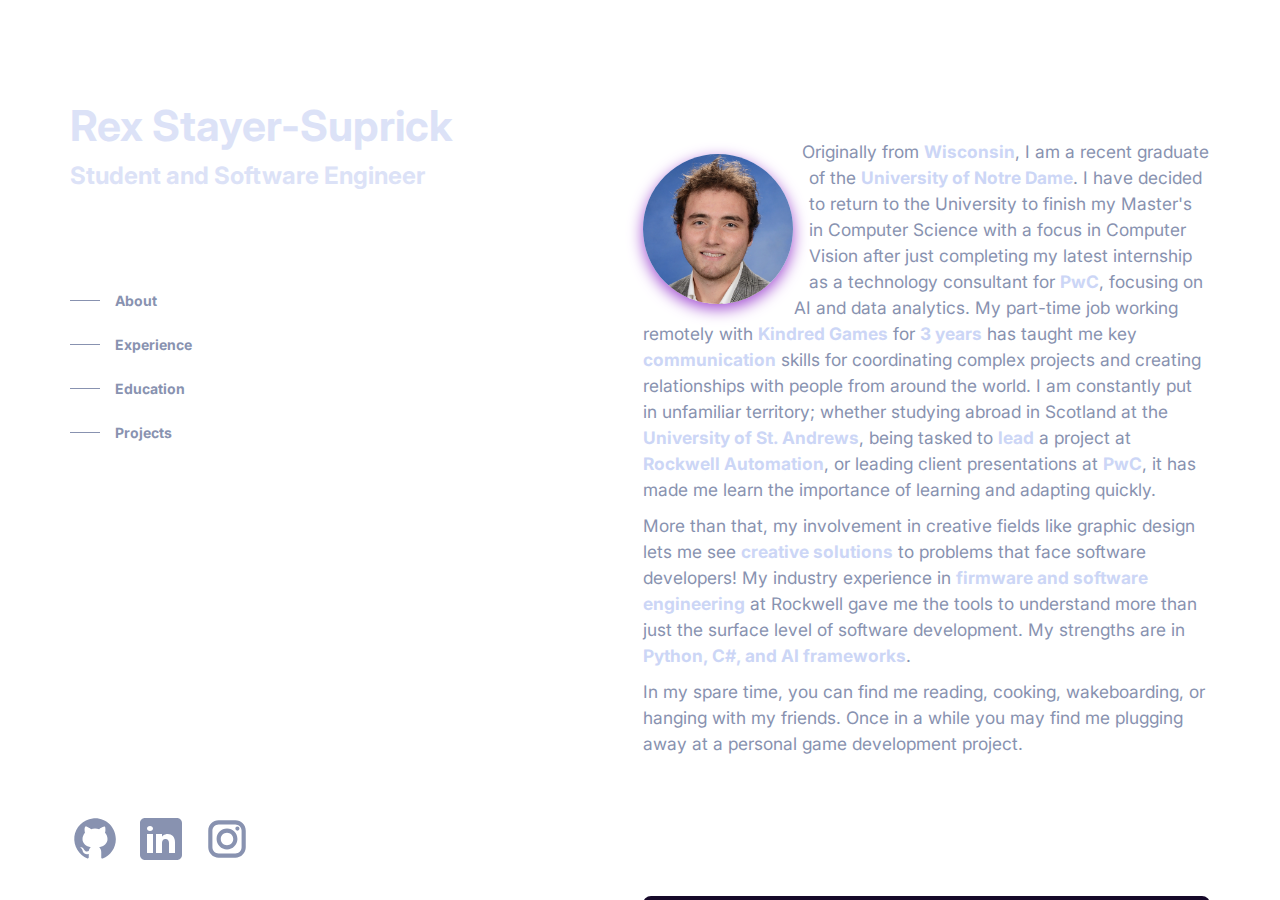
<file: index.html>
<!DOCTYPE html>
<html lang="en">
<head>
    <meta charset="UTF-8">
    <meta name="viewport" content="width=device-width, initial-scale=1.0">
    <title>Portfolio - Rex Stayer-Suprick</title>
    <link rel="stylesheet" href="styles.css">
    <link href="https://fonts.googleapis.com/css2?family=Inter:wght@400;500;700&display=swap" rel="stylesheet">
    <style>
        /* Apply the font globally */
        body {
            font-family: 'Inter', sans-serif;
        }
    </style>
</head>
<body>
    <div id="particles-js"></div>

    <div class="container">
        <!-- Static Left Section -->
        <div class="left-section">
            <div class="left-content">
                
                <h1>Rex Stayer-Suprick</h1>
                <h2>Student and Software Engineer</h2>
                <nav class="nav-menu">
                    <ul>
                        <li><a href="#about" class="nav-item">About</a></li>
                        <li><a href="#experience" class="nav-item">Experience</a></li>
                        <li><a href="#education" class="nav-item">Education</a></li>
                        <li><a href="#projects" class="nav-item">Projects</a></li>
                    </ul>
                </nav>
                
            </div>
            <div class="social-links">
                <a href="https://github.com/Rstayers" target="_blank">
                    <svg xmlns="http://www.w3.org/2000/svg"  viewBox="0 0 24 24" width="96px" height="96px" class='social-icon'>    
                        <path fill="currentColor" d="M10.9,2.1c-4.6,0.5-8.3,4.2-8.8,8.7c-0.5,4.7,2.2,8.9,6.3,10.5C8.7,21.4,9,21.2,9,20.8v-1.6c0,0-0.4,0.1-0.9,0.1 c-1.4,0-2-1.2-2.1-1.9c-0.1-0.4-0.3-0.7-0.6-1C5.1,16.3,5,16.3,5,16.2C5,16,5.3,16,5.4,16c0.6,0,1.1,0.7,1.3,1c0.5,0.8,1.1,1,1.4,1 c0.4,0,0.7-0.1,0.9-0.2c0.1-0.7,0.4-1.4,1-1.8c-2.3-0.5-4-1.8-4-4c0-1.1,0.5-2.2,1.2-3C7.1,8.8,7,8.3,7,7.6C7,7.2,7,6.6,7.3,6 c0,0,1.4,0,2.8,1.3C10.6,7.1,11.3,7,12,7s1.4,0.1,2,0.3C15.3,6,16.8,6,16.8,6C17,6.6,17,7.2,17,7.6c0,0.8-0.1,1.2-0.2,1.4 c0.7,0.8,1.2,1.8,1.2,3c0,2.2-1.7,3.5-4,4c0.6,0.5,1,1.4,1,2.3v2.6c0,0.3,0.3,0.6,0.7,0.5c3.7-1.5,6.3-5.1,6.3-9.3 C22,6.1,16.9,1.4,10.9,2.1z"/>
                    </svg>
                </a>
                <a href="https://www.linkedin.com/in/rex-stayer-suprick-23b509215/" target="_blank">
                    <svg xmlns="http://www.w3.org/2000/svg" viewBox="0 0 50 50" width="50px" height="50px" class='social-icon'>
                        <path fill="currentColor" d="M41,4H9C6.24,4,4,6.24,4,9v32c0,2.76,2.24,5,5,5h32c2.76,0,5-2.24,5-5V9C46,6.24,43.76,4,41,4z M17,20v19h-6V20H17z M11,14.47c0-1.4,1.2-2.47,3-2.47s2.93,1.07,3,2.47c0,1.4-1.12,2.53-3,2.53C12.2,17,11,15.87,11,14.47z M39,39h-6c0,0,0-9.26,0-10 c0-2-1-4-3.5-4.04h-0.08C27,24.96,26,27.02,26,29c0,0.91,0,10,0,10h-6V20h6v2.56c0,0,1.93-2.56,5.81-2.56 c3.97,0,7.19,2.73,7.19,8.26V39z"/>
                    </svg>
                </a>
                <a href="https://www.instagram.com/rex_stayer/" target="_blank">
                    <svg xmlns="http://www.w3.org/2000/svg"  viewBox="0 0 24 24" width="96px" height="96px" class='social-icon'>    
                        <path fill="currentColor" d="M 8 3 C 5.243 3 3 5.243 3 8 L 3 16 C 3 18.757 5.243 21 8 21 L 16 21 C 18.757 21 21 18.757 21 16 L 21 8 C 21 5.243 18.757 3 16 3 L 8 3 z M 8 5 L 16 5 C 17.654 5 19 6.346 19 8 L 19 16 C 19 17.654 17.654 19 16 19 L 8 19 C 6.346 19 5 17.654 5 16 L 5 8 C 5 6.346 6.346 5 8 5 z M 17 6 A 1 1 0 0 0 16 7 A 1 1 0 0 0 17 8 A 1 1 0 0 0 18 7 A 1 1 0 0 0 17 6 z M 12 7 C 9.243 7 7 9.243 7 12 C 7 14.757 9.243 17 12 17 C 14.757 17 17 14.757 17 12 C 17 9.243 14.757 7 12 7 z M 12 9 C 13.654 9 15 10.346 15 12 C 15 13.654 13.654 15 12 15 C 10.346 15 9 13.654 9 12 C 9 10.346 10.346 9 12 9 z"/>
                    </svg>
                </a>
            </div>
           
        </div>

        <!-- Scrollable Right Section -->
        <div class="right-section">
            <section id="about">
                <h3>About</h3>
                <img src="img/Profile.jpg" alt="Headshot of Rex" class="headshot" >

                <p class='about-p'>Originally from <b class="link">Wisconsin</b>, I am a recent graduate of the <a href="https://www.nd.edu/" class="link" target="_blank">University of Notre Dame</a>. I have decided to return to the University to finish
                    my Master's in Computer Science with a focus in Computer Vision after just completing my latest internship as a technology consultant for <a href="https://www.pwc.com/us/en.html" class="link" target="_blank">PwC</a>, focusing on AI and data analytics. My part-time job working remotely with <a href="https://www.playswordsandmagic.com/" class="link" target="_blank">Kindred Games</a> for <b class="link">3 years</b>
                    has taught me key <b class="link">communication</b> skills for coordinating complex projects and creating relationships with people from around the world. I am constantly put in unfamiliar territory; whether studying 
                    abroad in Scotland at the <a href="https://www.st-andrews.ac.uk/" class="link" target="_blank">University of St. Andrews</a>, being tasked to <a class='link'>lead</a> a project
                    at <a href="https://www.rockwellautomation.com/en-us.html" class="link" target="_blank">Rockwell Automation</a>, or leading client presentations at <a href="https://www.pwc.com/us/en.html" class="link" target="_blank">PwC</a>,
                     it has made me learn the importance of learning and adapting quickly.
                    
                </p>
                <p class='about-p'>
                    More than that, my involvement in creative fields like graphic design
                    lets me see <a class="link">creative solutions</a> to problems that face software developers! My industry experience in <b class="link">firmware and software engineering</b> at Rockwell
                    gave me the tools to understand more than just the surface level of software development.  My strengths are in <b  class="link">Python, C#, and AI frameworks</b>.</p>
            <p class='about-p'>
                In my spare time, you can find me reading, cooking, wakeboarding, or hanging with my friends. Once in a while you may find me
                plugging away at a personal game development project.
            </p>
                <!-- Additional content here -->
            </section>

            <section id="experience">
                <h3>Professional Experience</h3>

                <!-- Experience Card -->
                <a href="https://www.pwc.com/us/en.html" class="job-card" target="_blank">
                    <div class="job">
                        <div class="left">
                            <header>MAY - AUG 2025</header>
                            <img src='img/PwC.png' class='pwc-experience-logo'></img>
                        </div>
                        <div class="right">
                            <h4>Financial Crimes Technology and Data Analytics Intern · PriceWaterhouseCooper</h4>
                            <p class='description'>Lead teams in creating custom AI agents used to analyze financial fraud data using OpenAI APIs, and AI workflows. Leverage deep learning graph algorithms to develop novel detection algorithms for financial crime applications using Python, Graphical Neural Networks, and PyTorch. Consult on a comprehensive fraud risk assessment for a large healthcare provider involving multiple stakeholders and business leaders, leading to mitigated eCommerce fraud risk through SQL, Excel, and PowerPoint.
                                </p>
                            <ul class="tech-stack">
                                <li>Python</li>
                                <li>Graphic Nueral Networks</li>
                                <li>Data Analytics</li>
                                <li>Excel</li>
                                <li>Powerpoint</li>
                            </ul>
                        </div>
                    </div>
                </a>
                <a href="https://www.rockwellautomation.com/en-us.html" class="job-card" target="_blank">
                    <div class="job">
                        <div class="left">
                            <header>MAY - AUG 2024</header>
                            <img src='img/ROK.png' class='experience-logo'></img>
                        </div>
                        <div class="right">
                            <h4>Software Engineer and Architect Intern · Rockwell Automation</h4>
                            <p class='description'>Develop a mobile application’s front and back-end codebase from scratch
                                with .NET, XAML, and C# to communicate with proprietary ethernet devices over industrial transport protocols. Leverage .NET resources and full-stack development to create modular and robust back-end solutions. Communicate with scrum and DevOps teams to produce software and manage requirements with Agile methods. Lead a pitch to product managers, resulting in a funded project to be showcased at Automation Fair 2024.
                                </p>
                            <ul class="tech-stack">
                                <li>Python</li>
                                <li>C#</li>
                                <li>.NET MAUI</li>
                                <li>HTML</li>
                                <li>XAML</li>
                            </ul>
                        </div>
                    </div>
                </a>
                <a href="https://www.rockwellautomation.com/en-us.html" class="job-card" target="_blank">
                    <div class="job">
                        <div class="left">
                            <header>MAY - AUG 2023</header>
                            <img src='img/ROK.png' class='experience-logo'></img>
                        </div>
                        <div class="right">
                            <h4>Firmware Engineer Intern · Rockwell Automation</h4>
                            <p class='description'>
                                Design and construct a machine to automate integration testing of leading-edge motor protection equipment using Python, C, and Artificial Intelligence architectures.
Collaborate with large scrum teams to solve hardware and software anomalies with sprint Agile workflows.
Utilize Python to create and analyze firmware ensuring safety and responsiveness of new products.
                            </p>
                            <ul class="tech-stack">
                                <li>Python</li>
                                <li>C</li>
                                <li>Assembly</li>
                                <li>Circuit Design</li>
                            </ul>
                        </div>
                    </div>
                </a>
                <a href="https://johnsonville.com/" class="job-card" target="_blank">
                    <div class="job">
                        <div class="left">
                            <header>MAY 2021 - AUG 2022</header>
                            <img src='img/Jville.png' class='experience-logo-JV'></img>
                        </div>
                        <div class="right">
                            <h4>Software and Controls Engineer Intern · Johnsonville Sausage</h4>
                            <p class='description'>
                                Deploy software to provide added efficiency and safety to manufacturing facility and equipment.
                                Combine SQL databases and machine data with automation using Python to optimize machine uptime.
                                Centralize machine and assembly code with engineers across the organization for increased security.
                                Integrate SAP with USDA API certifications processes and process order management, using C and Java.

                            </p>
                            <ul class="tech-stack">
                                <li>C</li>
                                <li>Java</li>
                                <li>SQL</li>
                                <li>SAP ABAP</li>
                            </ul>
                        </div>
                    </div>
                </a>
                <a href="https://www.kindredgames.net/" class="job-card" target="_blank">
                    <div class="job">
                        <div class="left">
                            <header> APR 2021 - MAY 2024</header>
                            <img src='img/Kindred-Games.png' class='experience-logo-KG'></img>

                        </div>
                        <div class="right">
                            <h4>Texture Artist and 2D Illustrator · Kindred Games</h4>
                            <p class='description'>
                                Create 2D vector graphics for a commercial video game that raised $80,000 through crowd funding.
                                Collaborate with team members across the globe to create an entertaining and successful video game.
                                </p>
                            <ul class="tech-stack">
                                <li>Adobe Suite</li>
                                <li>Unreal Engine</li>
                            </ul>
                        </div>
                    </div>
                </a>
                <!-- Add more experience cards here -->
                <a href="assets/Resume_V9_Short.pdf" class="resume-link" target='_blank'>
                    View Full Resume
                    <svg viewBox="0 0 448 512" xmlns="http://www.w3.org/2000/svg" class="resume-icon">
                        <path d="M438.6 278.6l-160 160C272.4 444.9 264.2 448 256 448s-16.38-3.125-22.62-9.375c-12.5-12.5-12.5-32.75 0-45.25L338.8 288H32C14.33 288 .0016 273.7 .0016 256S14.33 224 32 224h306.8l-105.4-105.4c-12.5-12.5-12.5-32.75 0-45.25s32.75-12.5 45.25 0l160 160C451.1 245.9 451.1 266.1 438.6 278.6z"/>
                    </svg>
                </a>
                
        
            </section>
            <section id="education">
                <h3> Education </h3>
                <a href="https://www.nd.edu/" class="job-card" target="_blank">
                    <div class="job">
                        <div class="left">
                            <header>2021 - MAY 2025</header>
                            <img src='img/Notre_Dame_Logo.png' class='education-logo-ND'></img>
                            
                        </div>
                        <div class="right">
                            <h4>B.S. in Computer Science</h4>
                            <p class='description'>
                                · GPA: 3.84
                            </p>
                            <p class='description'>
                                · Cum Laude
                            </p>
                            <p class='description'>
                                · Dean's List, 4 semesters
                            </p>
                            <p class='description'>
                                · Study Abroad: University of St. Andrew's, Fall 2023
                            </p>
                            <ul class="tech-stack">
                                <li>Algorithms Design and Ananlysis</li>
                                <li>Systems Programming</li>
                                <li>Machine Learning</li>
                                <li>Distributed Systems</li>
                                <li>Artificial Intelligence</li>
                            </ul>
                            
                        </div>
                    </div>
                </a>
                <a href="assets/Transcript_Rex.pdf" class="resume-link" target='_blank'>
                    View Transcript
                    <svg viewBox="0 0 448 512" xmlns="http://www.w3.org/2000/svg" class="resume-icon">
                        <path d="M438.6 278.6l-160 160C272.4 444.9 264.2 448 256 448s-16.38-3.125-22.62-9.375c-12.5-12.5-12.5-32.75 0-45.25L338.8 288H32C14.33 288 .0016 273.7 .0016 256S14.33 224 32 224h306.8l-105.4-105.4c-12.5-12.5-12.5-32.75 0-45.25s32.75-12.5 45.25 0l160 160C451.1 245.9 451.1 266.1 438.6 278.6z"/>
                    </svg>
                </a>

                <a href="https://www.nd.edu/" class="job-card" target="_blank">
                    <div class="job">
                        <div class="left">
                            <header>2025 - MAY 2026</header>
                            <img src='img/Notre_Dame_Logo.png' class='education-logo-ND'></img>
                            
                        </div>
                        <div class="right">
                            <h4>M.S. in Computer Science and Engineering</h4>
                            <p class='description'>
                                · GPA: 4.0
                                · CSE Teaching Scholarship Recipient
                                · Concntration in Computer Vision and Open Set Recognition
                            </p>
                           
                            <ul class="tech-stack">
                                <li>Computer Vision</li>
                                <li>Open Set Recognition</li>
                               
                            </ul>
                            
                        </div>
                    </div>
                </a>
                <a href="assets/Transcript_Rex.pdf" class="resume-link" target='_blank'>
                        View Transcript
                        <svg viewBox="0 0 448 512" xmlns="http://www.w3.org/2000/svg" class="resume-icon">
                            <path d="M438.6 278.6l-160 160C272.4 444.9 264.2 448 256 448s-16.38-3.125-22.62-9.375c-12.5-12.5-12.5-32.75 0-45.25L338.8 288H32C14.33 288 .0016 273.7 .0016 256S14.33 224 32 224h306.8l-105.4-105.4c-12.5-12.5-12.5-32.75 0-45.25s32.75-12.5 45.25 0l160 160C451.1 245.9 451.1 266.1 438.6 278.6z"/>
                        </svg>
                </a>
                
            </section>
            <section id="publications">
                <h3> Publications </h3>
                <a href="" class="job-card" target="_blank">
                    <div class="job">
                        <div class="right">
                            <h4>Nuisance Novelty in Open Set Recognition</h4>
                            <p class='description'>
                                · WIP
                            </p>


                        </div>
                    </div>
                </a>

            </section>
            <section id="projects">
                <h3>Projects</h3>
                <!-- Project Card -->
                <a href="https://github.com/Rstayers/ProjectDrive" class="project-card" target="_blank">
                    <div class= 'project'>
                        <div class="left">
                            <img src='img/Dash.png' class='project-thumbnail'></img>
                        </div>
                        <div class="right">
                            <h4>U-Net Lane Detection Application</h4>
                            <p class='description'>
                                Trained a U-Net computer vision app to identify lane lines, pedestrians, and vehicles in dashcam footage using CV methods. Designed comprehensive AI pipelines for visual recognition tasks using Python, OpenCV, and YOLOv5. 
                            </p>
                            <ul class="tech-stack">
                                <li>Python</li>
                                <li>U Net Architecture</li>
                                <li>OpenCV</li>
                                <li>YOLO</li>

                            </ul>
                            
                        </div>
                    </div>
                </a>
                <a class="project-card">
                    <div class= 'project'>
                        <div class="left">
                            <img src='img/Rover.png' class='project-thumbnail'></img>
                        </div>
                        <div class="right">
                            <h4>Implementation of Fully Autonomous Vehicle</h4>
                            <p class='description'>
                                Implemented software for fully autonomous rover with ROS2 Architecture using C and Python. Used PID and Computer Vision methods to create a vehicle that detected obstacles, navigated, and parked autonomously. 
                            </p>
                            <ul class="tech-stack">
                                <li>Python</li>
                                <li>OpenCV</li>
                                <li>ROS2</li>

                            </ul>
                            
                        </div>
                    </div>
                </a>
                <a href="https://github.com/sa-rss21/cs3015_p2" class="project-card" target="_blank">
                    <div class= 'project'>
                        <div class="left">
                            <img src='img/NN.jpg' class='project-thumbnail'></img>
                        </div>
                        <div class="right">
                            <h4>Machine Learning for Algorithm Selection Problem</h4>
                            <p class='description'>
                                Created 4 machine learning models to solve the Algorithm Selection Problem using PyTorch and TensorFlow. 
Investigated and analyzed neural networks and their applications to machine learning. 
                            </p>
                            <ul class="tech-stack">
                                <li>Python</li>
                                <li>PyTorch</li>
                                <li>TensorFlow</li>
                                <li>Machine Learning</li>

                            </ul>
                            
                        </div>
                    </div>
                </a>
                <a class="project-card" >
                    <div class= 'project'>
                        <div class="left">
                            <img src='img/GAN.jpg' class='project-thumbnail'></img>
                        </div>
                        <div class="right">
                            <h4>Machine Learning for CycleGAN Image Mapping</h4>
                            <p class='description'>
                                Design a Machine Learning model to map images from one domain to another in python. Understand CycleGAN and Adversarial Network architectures using Scikit Learn and PyTorch.
                            </p>
                            <ul class="tech-stack">
                                <li>Python</li>
                                <li>PyTorch</li>
                                <li>Scikit Learn</li>
                            </ul>
                            
                        </div>
                    </div>
                </a>
                <a href="https://github.com/sa-rss21/CS3301_pub-sub" class="project-card" target="_blank">
                    <div class= 'project'>
                        <div class="left">
                            <img src='img/pubsub.jpg' class='project-thumbnail'></img>
                        </div>
                        <div class="right">
                            <h4>Pub-Sub Back-end Architecture</h4>
                            <p class='description'>
                                Constructed a robust, tolerance message broker using custom publication subscribe architecture in Python. 
    Utilized pub-sub principles to scale system to 10,000 messages/sec.
                            </p>
                            <ul class="tech-stack">
                                <li>Middleware</li>
                                <li>Python</li>
                                <li>Distributed Systems</li>
                            </ul>
                            
                        </div>
                    </div>
                </a>
                <a href="https://colab.research.google.com/drive/1jtmngrL5-FPm9Jhj2z6t_x6Fcw01RG7k?usp=sharing" class="project-card" target="_blank">
                    <div class= 'project'>
                        <div class="left">
                            <img src='img/Happiness.png' class='project-thumbnail'></img>
                        </div>
                        <div class="right">
                            <h4>Analysis of the Affects of World Happiness Data</h4>
                            <p class='description'>
                                Collect and scrape data on the various effects on world happiness from poverity to economic freedom and life expectancy. Break down and display correlation data using Pandas and Python.
                            </p>
                            <ul class="tech-stack">
                                <li>Databases</li>
                                <li>Python</li>
                                <li>Data Science</li>
                            </ul>
                            
                        </div>
                    </div>
                </a>
                <a href="https://github.com/sa-rss21/cs3104_p2" class="project-card" target="_blank">
                    <div class= 'project'>
                        <div class="left">
                            <img src='img/scheduler.jpg' class='project-thumbnail'></img>
                        </div>
                        <div class="right">
                            <h4>Operating Systems Priority Task Scheduler</h4>
                            <p class='description'>
                                Create a comprehensive priority task scheduler for an operating system. Written in C and run on Linux machines.
                            </p>
                            <ul class="tech-stack">
                                <li>Operating Systems</li>
                                <li>C</li>
                                <li>Linux</li>
                            </ul>
                            
                        </div>
                    </div>
                </a>
                <a href="https://github.com/Rstayers/Game-Dev-Term-Project" class="project-card" target="_blank">
                    <div class= 'project'>
                        <div class="left">
                            <img src='img/unity-logo.png' class='project-thumbnail'></img>
                        </div>
                        <div class="right">
                            <h4>RPG Game Developement Project</h4>
                            <p class='description'>
                                Developed a full video game prototype in Unity Engine using C# and 3D modeling tools.
Created multiple editor tools to aid in the creation of my game, including improved collision detection

                            </p>
                            <ul class="tech-stack">
                                <li>C#</li>
                                <li>Unity Engine</li>
                                <li>Blender</li>
                                <li>OpenGL Shaders</li>
                            </ul>
                            
                        </div>
                    </div>
                </a>
                <a href="https://github.com/kpconnors/worNDly" class="project-card" target="_blank">
                    <div class= 'project'>
                        <div class="left">
                            <img src='img/Django.png' class='project-thumbnail'></img>
                        </div>
                        <div class="right">
                            <h4>Django Web Application</h4>
                            <p class='description'>
                                Lead a small group of students to develop a feature complete web application with Django frameworks. Leveraged Python, JavaScript, and HTML to construct appealing backend and frontend software solutions.
                            </p>
                            <ul class="tech-stack">
                                <li>JavaScript</li>
                                <li>HTML</li>
                                <li>Python</li>
                                <li>Django</li>
                            </ul>
                            
                        </div>
                    </div>
                </a>
                <!-- Add more project cards here -->
            </section>
        </div>
    </div>
    <script src="script.js"></script>
</body>

</html>
</file>
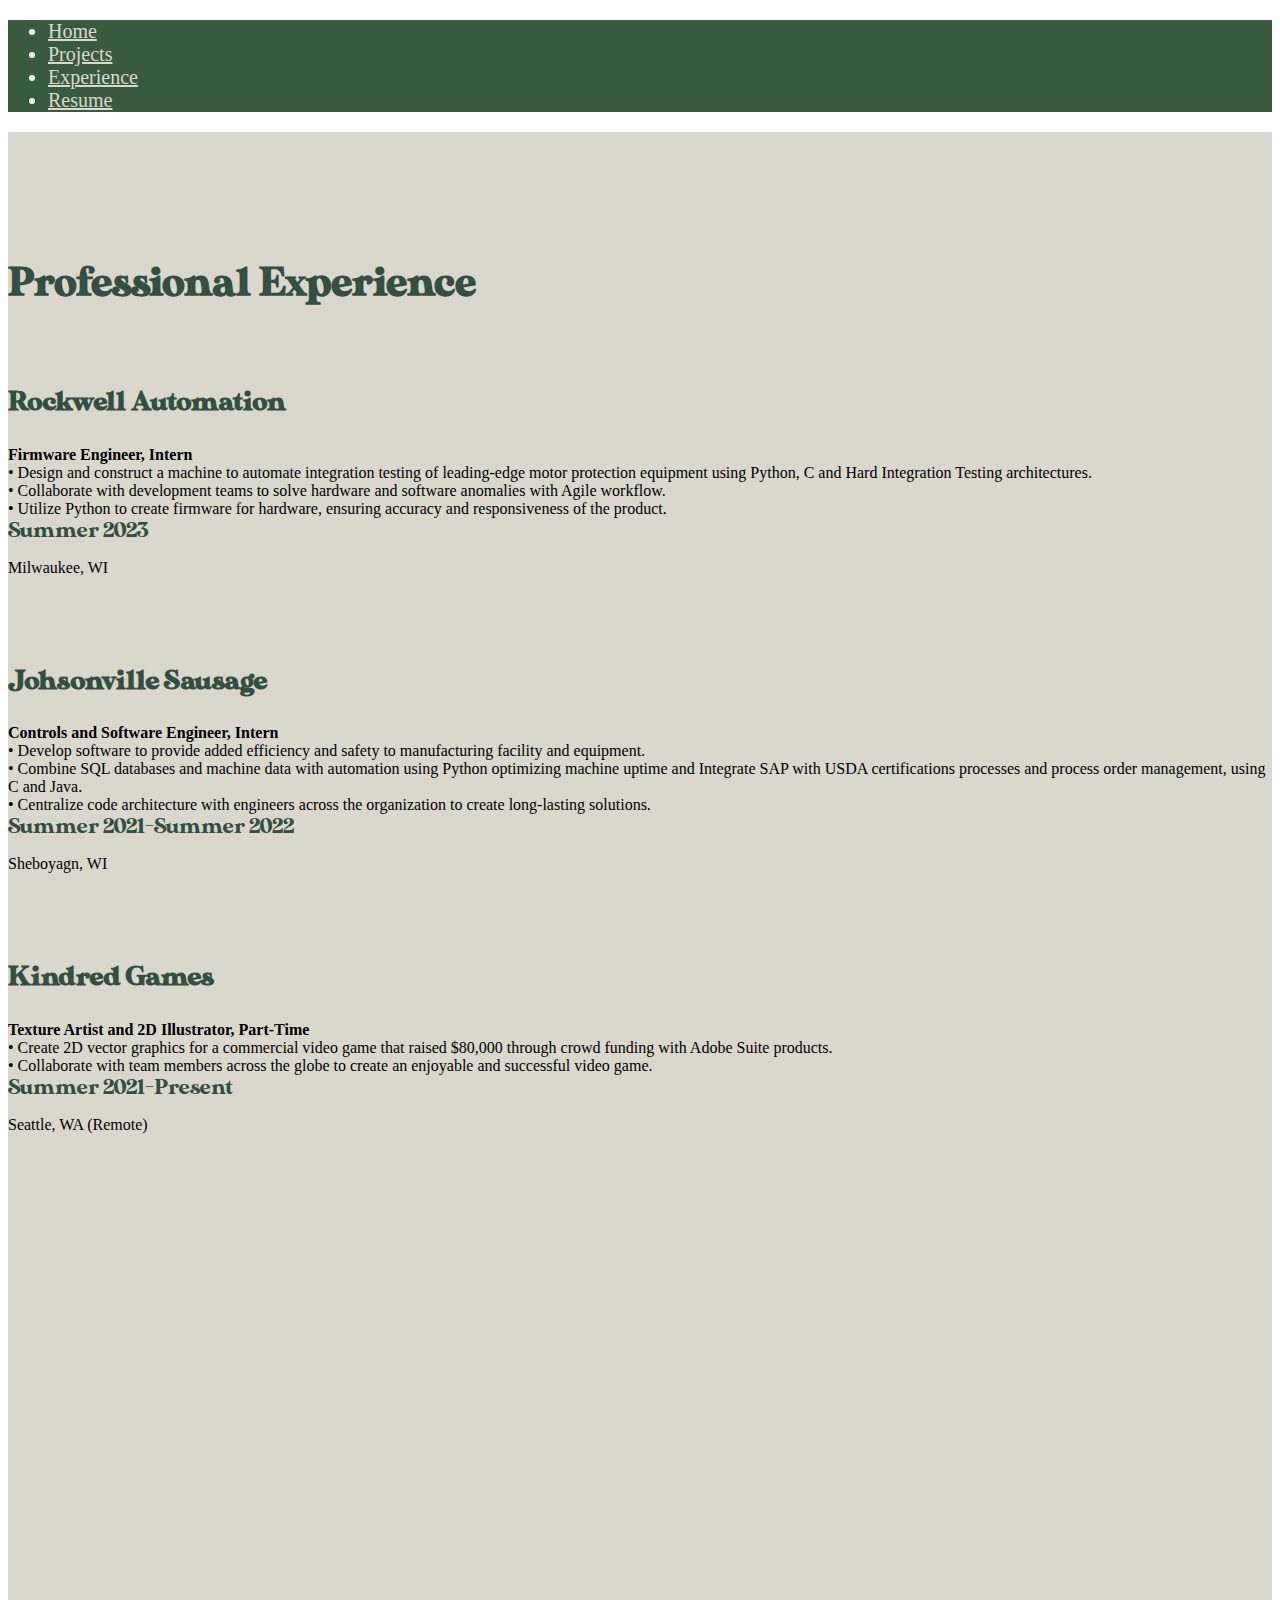
<file: experience.html>
<!DOCTYPE html>
<html>
   <head>
      <meta charset="utf-8">
		<meta name="viewport" content="width=device-width, initial-scale=1">
		<title>Rex's personal Website</title>
		<!-- Add Bootstrap CSS -->
		<link href="https://cdn.jsdelivr.net/npm/bootstrap@5.3.2/dist/css/bootstrap.min.css" rel="stylesheet" integrity="sha384-T3c6CoIi6uLrA9TneNEoa7RxnatzjcDSCmG1MXxSR1GAsXEV/Dwwykc2MPK8M2HN" crossorigin="anonymous">
        <link rel="stylesheet" href="personal.css">
   </head>
   <body>
    <header>
         <ul class="nav nav-tabs">
          <li class="nav-item">
            <a class="nav-link" aria-current="page" href="index.html">Home</a>
          </li>
          <li class="nav-item">
            <a class="nav-link" href="projects.html">Projects</a>
          </li>
             <li class="nav-item">
            <a class="nav-link active" href="experience.html">Experience</a>
          </li>
          <li class="nav-item">
            <a class="nav-link" href="assets/Resume_V5.pdf">Resume</a>
          </li>

        </ul>
     </header>
       <div class="content">
        <main role="main" class=" my-3 pb-2">
              <div class="container">
                <h1 class="title">Professional Experience</h1>
                  <div class="pad-sm"></div>

                <div class="d-flex flex-column flex-lg-row">
                    <div class="col">
                        <h3>Rockwell Automation</h3>
                        <div class="subheading">
                            <b>Firmware Engineer, Intern</b>
                        </div>
                        <div>
                            <span class="text-muted">• </span>
                             Design and construct a machine to automate integration testing of leading-edge motor protection
equipment using Python, C and Hard Integration Testing architectures.
                        </div>
                         <div>
                            <span class="text-muted">• </span>
                             Collaborate with development teams to solve hardware and software anomalies with Agile workflow.

                        </div>
                         <div>
                            <span class="text-muted">• </span>
                            Utilize Python to create firmware for hardware, ensuring accuracy and responsiveness of the product.
                        </div>

                    </div>
                    <div class="col-3">
                        <span class="dates">Summer 2023</span>
                        <p class="text-muted">Milwaukee, WI</p>
                    </div>
                </div>
                  <div class="pad"></div>
                <div class="d-flex flex-column flex-md-row">
                    <div class="col">
                        <h3>
                            Johsonville Sausage
                        </h3>
                        <div class="subheading">
                            <b>Controls and Software Engineer, Intern</b>
                        </div>
                        <div>
                            <span class="text-muted">• </span>
                             Develop software to provide added efficiency and safety to manufacturing facility and equipment.
                        </div>
                         <div>
                            <span class="text-muted">• </span>
                             Combine SQL databases and machine data with automation using Python optimizing machine uptime and Integrate SAP with USDA certifications processes and process order management, using C and Java.

                        </div>
                         <div>
                            <span class="text-muted">• </span>
                            Centralize code architecture with engineers across the organization to create long-lasting solutions.
                        </div>
                    </div>
                    <div class="col-3">
                        <span class="dates">Summer 2021-Summer 2022</span>
                        <p class="text-muted">Sheboyagn, WI</p>
                    </div>
                </div>
                  <div class="pad"></div>
                <div class="d-flex flex-column flex-md-row">
                    <div class="col">
                        <h3 >Kindred Games</h3>
                        <div class="subheading">
                            <b>Texture Artist and 2D Illustrator, Part-Time</b>
                        </div>
                        <div>
                            <span class="text-muted">• </span>
                            Create 2D vector graphics for a commercial video game that raised $80,000 through crowd funding with Adobe Suite products.

                        </div>
                         <div>
                            <span class="text-muted">• </span>
                             Collaborate with team members across the globe to create an enjoyable and successful video game.

                        </div>

                    </div>
                    <div class="col-3">
                        <span class="dates">Summer 2021-Present</span>
                        <p class="text-muted">Seattle, WA (Remote)</p>
                    </div>
            </div>
        </div>
    </main>

       </div>
       <script src="https://cdn.jsdelivr.net/npm/bootstrap@5.3.2/dist/js/bootstrap.bundle.min.js" integrity="sha384-C6RzsynM9kWDrMNeT87bh95OGNyZPhcTNXj1NW7RuBCsyN/o0jlpcV8Qyq46cDfL" crossorigin="anonymous"></script>
   </body>
</html>
</file>
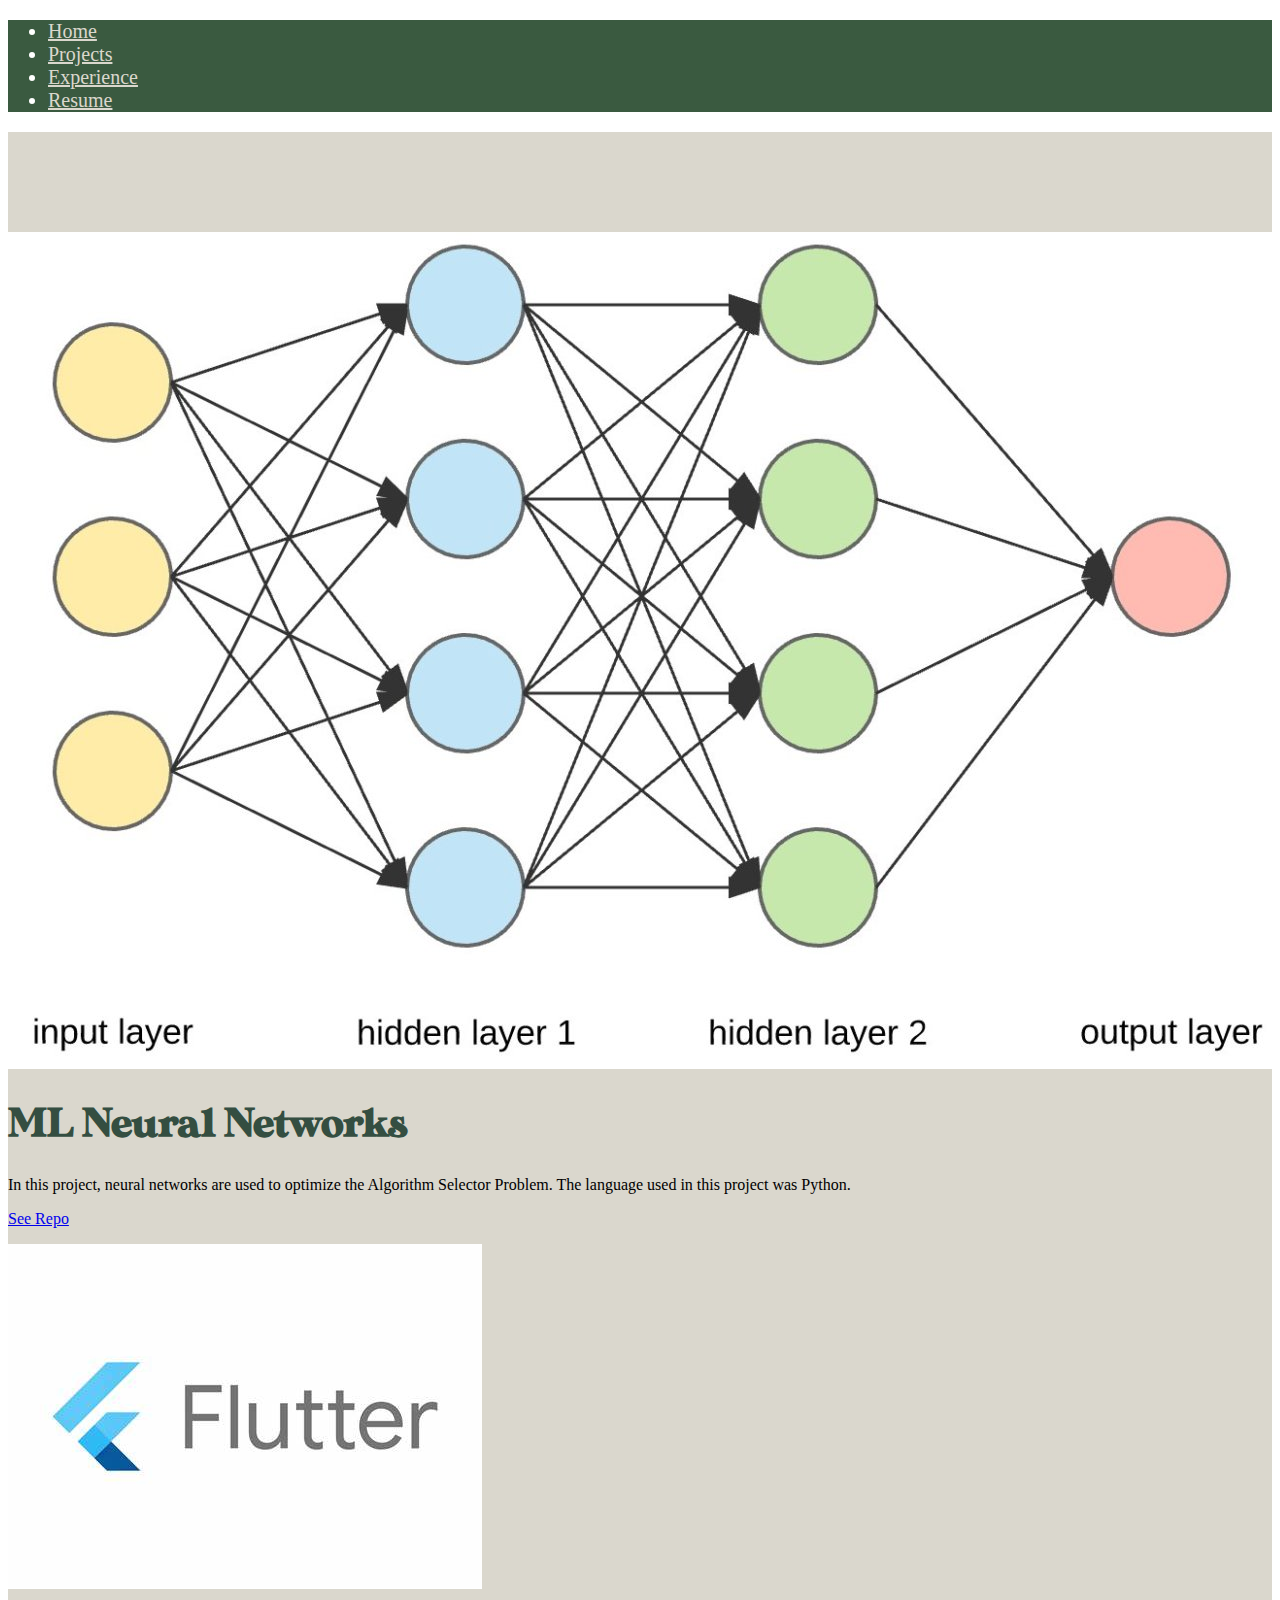
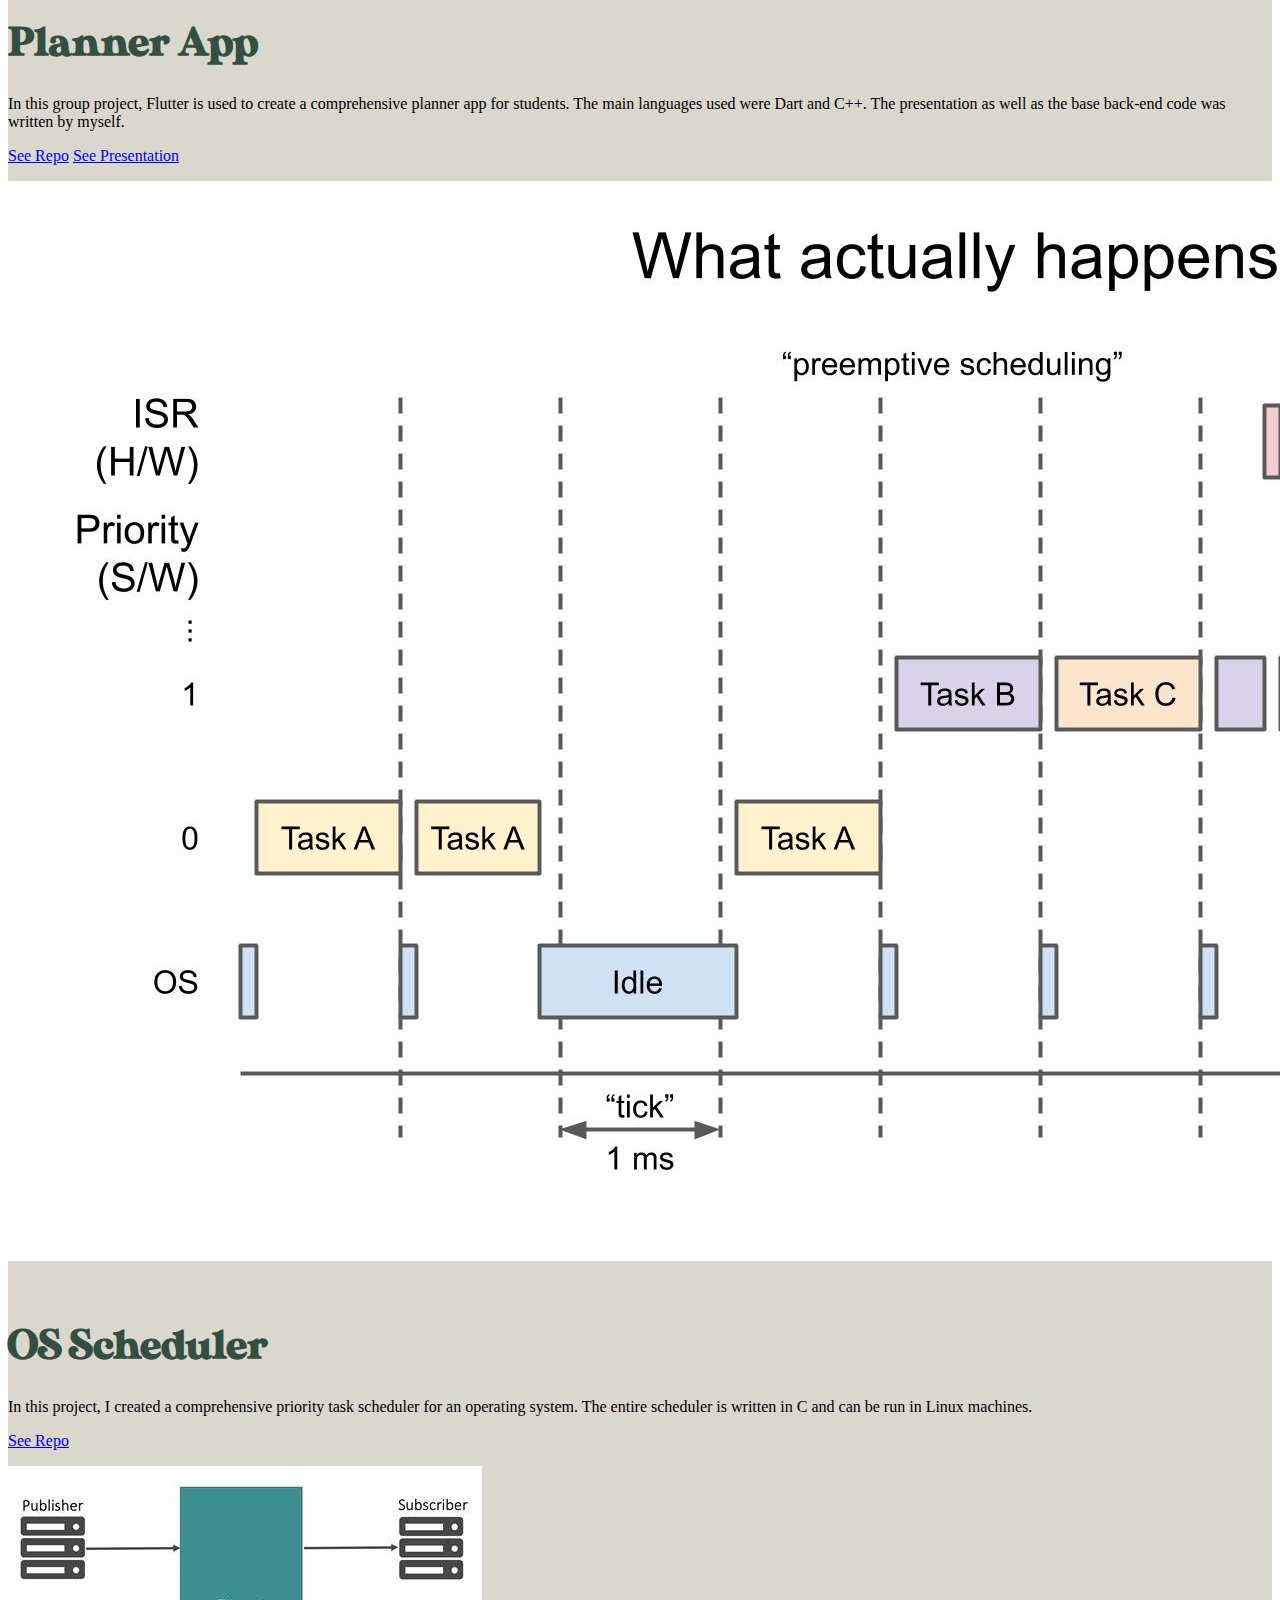
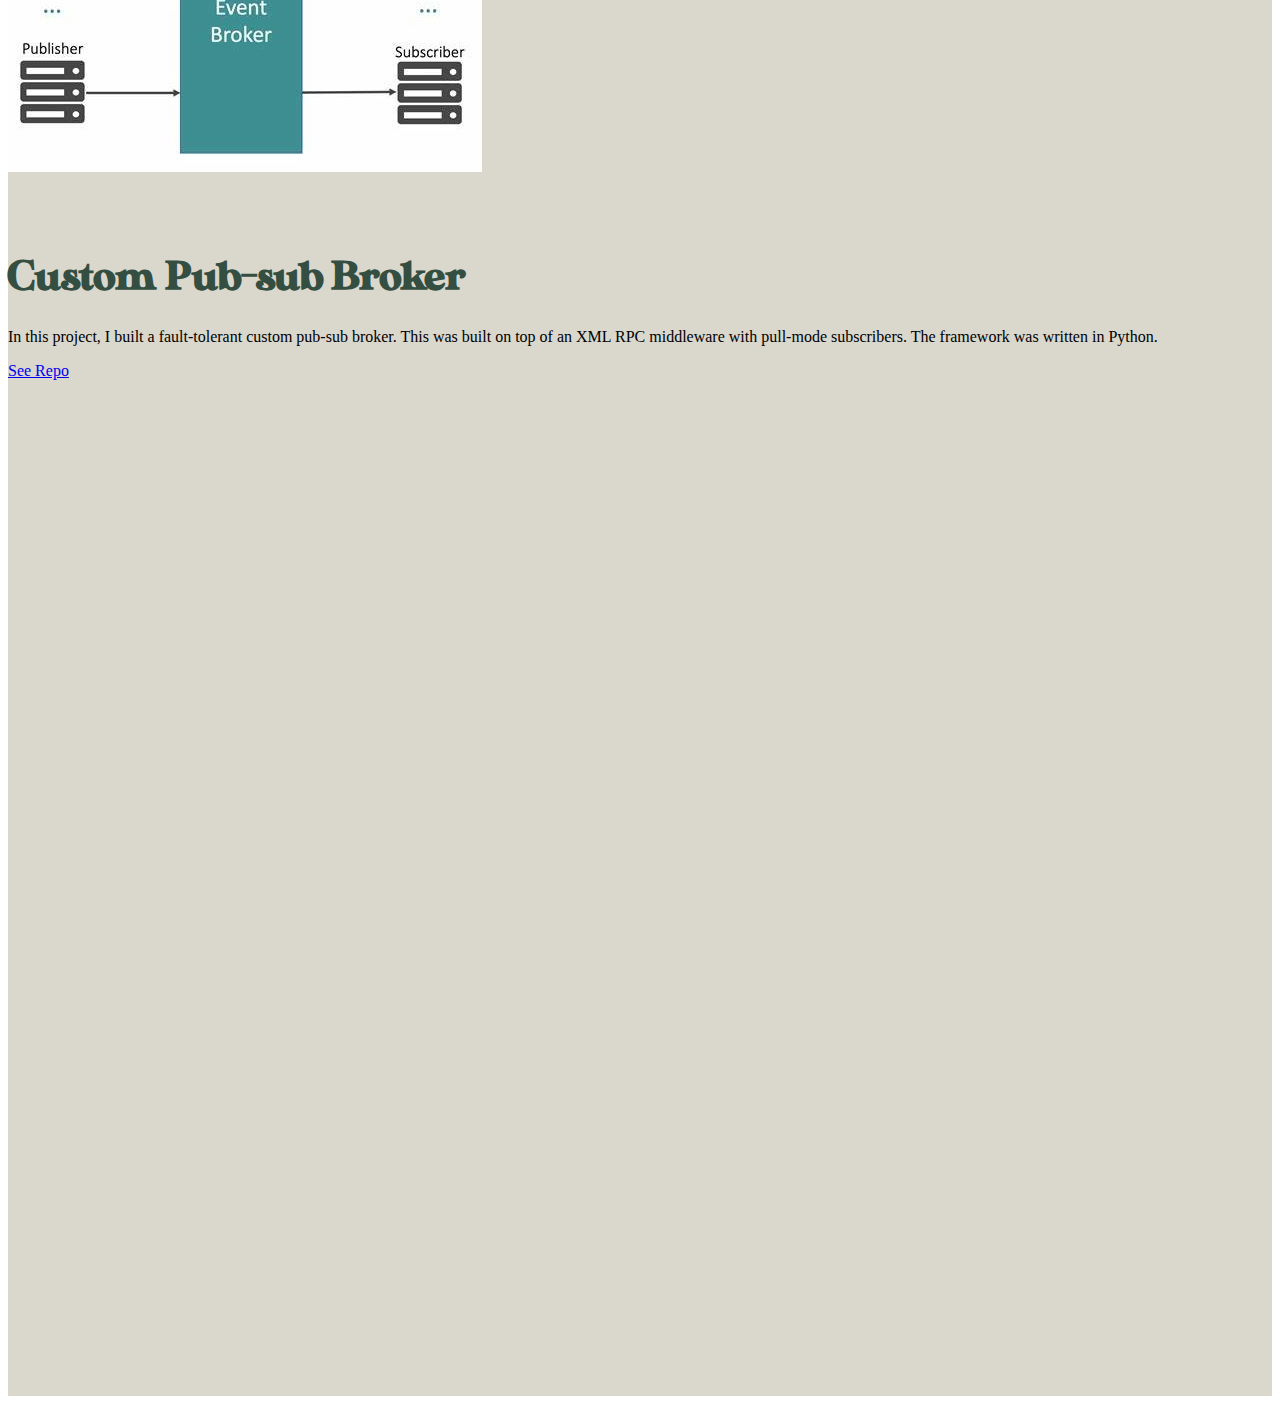
<file: projects.html>
<!DOCTYPE html>
<html>
   <head>
      <meta charset="utf-8">
		<meta name="viewport" content="width=device-width, initial-scale=1">
		<title>Rex's personal Website</title>
		<!-- Add Bootstrap CSS -->
		<link href="https://cdn.jsdelivr.net/npm/bootstrap@5.3.2/dist/css/bootstrap.min.css" rel="stylesheet" integrity="sha384-T3c6CoIi6uLrA9TneNEoa7RxnatzjcDSCmG1MXxSR1GAsXEV/Dwwykc2MPK8M2HN" crossorigin="anonymous">
        <link rel="stylesheet" href="personal.css">
   </head>
   <body>
    <header>
         <ul class="nav nav-tabs">
          <li class="nav-item">
            <a class="nav-link" aria-current="page" href="index.html">Home</a>
          </li>
          <li class="nav-item">
            <a class="nav-link active" href="projects.html">Projects</a>
          </li>
             <li class="nav-item">
            <a class="nav-link" href="experience.html">Experience</a>
          </li>
          <li class="nav-item">
            <a class="nav-link" href="assets/Resume_V5.pdf">Resume</a>
          </li>

        </ul>
     </header>
       <div class="content">
           <main role="main" class="my-3 pb-2">
                <div class="container">
                    <div class="row">
                        <div class="col-5">
                            <div class="container">
                               <div class="card-deck ">
                                    <div class="card bg-light text-dark text-center">
                                        <img src="img/NN.jpg" class="card-img-top" alt="...">
                                        <div class="card-body ">
                                            <h1 class="title">ML Neural Networks</h1>
                                            In this project, neural networks are used to optimize the Algorithm Selector Problem. The language used in this project was Python.
                                            <p class="mt-3 text-center">
                                                <a href="https://github.com/sa-rss21/cs3015_p2" type="button" class="btn btn-dark text-light">See Repo</a>
                                            </p>
                                        </div>

                                    </div>
                                    <div class="card bg-light text-dark text-center">
                                        <img src="img/flutter.jpg" class="card-img-top" alt="...">
                                        <div class="card-body ">
                                            <h1 class="title">Planner App</h1>
                                            In this group project, Flutter is used to create a comprehensive planner app for students. The main languages used were Dart and C++. The presentation as well as the base back-end code was written by myself.
                                            <p class="mt-3 text-center">
                                                <a href="https://github.com/sa-rss21/cs3301_planner_app" type="button" class="btn btn-dark text-light">See Repo</a>
                                                <a href="assets/CS3301_G5_V2.pptx" type="button" class="btn btn-dark text-light">See Presentation</a>
                                            </p>
                                        </div>

                                    </div>
                                </div>
                            </div>
                        </div>
                         <div class="col-5">

                               <div class="card-deck">

                                        <div class="card bg-light text-dark text-center">
                                            <img src="img/scheduler.jpg" class="card-img-top" alt="..." >
                                            <div id="pad_schudeler"></div>
                                            <div class="card-body ">
                                                <h1 class="title">OS Scheduler</h1>
                                                In this project, I created a comprehensive priority task scheduler for an operating system. The entire scheduler is written in C and can be run in Linux machines.
                                                <p class="mt-3 text-center">
                                                    <a href="https://github.com/sa-rss21/cs3104_p2" type="button" class="btn btn-dark text-light">See Repo</a>
                                                </p>
                                            </div>
                                        </div>

                                        <div class="card bg-light text-dark text-center">
                                            <img src="img/pubsub.jpg" class="card-img-top" alt="..." >
                                            <div id="pad_broker"></div>
                                            <div class="card-body ">
                                                <h1 class="title">Custom Pub-sub Broker</h1>
                                                In this project, I built a fault-tolerant custom pub-sub broker. This was built on top of an XML RPC middleware with pull-mode subscribers. The framework was written in Python.
                                                <p class="mt-3 text-center">
                                                    <a href="https://github.com/sa-rss21/CS3301_pub-sub" type="button" class="btn btn-dark text-light">See Repo</a>
                                                </p>
                                            </div>
                                        </div>
                               </div>

                         </div>
                    </div>
                </div>

           </main>

       </div>
       <script src="https://cdn.jsdelivr.net/npm/bootstrap@5.3.2/dist/js/bootstrap.bundle.min.js" integrity="sha384-C6RzsynM9kWDrMNeT87bh95OGNyZPhcTNXj1NW7RuBCsyN/o0jlpcV8Qyq46cDfL" crossorigin="anonymous"></script>
   </body>
</html>
</file>
<file: styles.css>
* {
    margin: 0;
    padding: 0;
    box-sizing: border-box;
}
html {
    overflow-x: hidden;
}

body {
    display: flex;
    justify-content: center;
    min-height: 100dvh;
    overflow-y: auto; /* Prevent horizontal scrolling */

    overflow-x: hidden; /* Prevent horizontal scrolling */
    background: #170a29;
    background: radial-gradient(circle 400px at var(--mouse-x) var(--mouse-y), rgb(59, 7, 59), #170a29 100%);

    background-blend-mode: overlay;
    transition: background 0.1s ease;
}

.container {
    display: flex;
    width: 100%;
    max-width: 1200px;
    margin: 0 auto;
}
.about-p .link
{
    text-decoration: none;
    color: #ccd6f6;
    font-weight: bold;
    transition: color 0.3s;
}
.resume-link {
    display: inline-flex;
    align-items: center;
    color: #ccd6f6;
    font-weight: bold;
    transition: color 0.3s;
    font-size: 18pt;
    text-decoration: none;
}

.resume-icon {
    width: 25px; /* Adjust size as needed */
    height: 25px;
    fill: currentColor; /* Matches the text color */
    margin-left: 8px; /* Space between text and icon */
    transition: transform 0.3s ease;
}

.resume-link:hover .resume-icon {
    
    transform: translateX(10px); /* Slight animation on hover */
}

#experience a:hover{
    color: #A14DD1;
}
#education a:hover{
    color: #A14DD1;
}
#publications a:hover{
    color: #A14DD1;
}
#about a:hover{
    color: #A14DD1;
}
.left-section {
    width: 45%;
    padding: 30px;
    padding-top: 100px;
    position: sticky;
    top: 0;
    height: 100vh;
    display: flex;
    flex-direction: column;
    align-items: flex-start;
    
    justify-content: space-between; /* Add this line */
}


.left-section .social-links {
    margin-top: 30px;

}


.left-section h1 {
    font-size: 32pt;
    color: #dce2f7;
}

.left-section h2 {
    font-size: 1.5em;
    margin-top: 10px;
    color: #dce2f7;
}
.social-icon {
    width: 50px;
    height: 50px;
    fill: #ccd6f6;
}
.headshot {
    width: 150px; 
    height: 150px; 
    border-radius: 50%;
    object-fit:cover;
    float: left;
    display: block;
    margin: 15px 16px 8px 0;

    box-shadow: 0px 5px 15px #A14DD1;

    shape-outside: circle(50%);
    shape-margin: 12px;
}
.left-section p {
    margin-top: 20px;
    font-size: 1em;
    line-height: 1.6;
    
}

.nav-menu ul {
    list-style: none;
    padding: 0;
    padding-top: 75px;
}

.nav-menu li {
    position: relative;
    margin: 20px 0;
}

.nav-item {
    text-decoration: none;
    color: #8892b0;
    font-weight: bold;
    font-size: 14px;
    display: inline-flex;
    align-items: center;
    gap: 10px; /* Gap between text and line */
    transition: color 0.3s;
}


.nav-item:hover, .resume-link:hover {
    transform: scale(1.05);
    color: #fff;
    text-shadow: 0 0 5px #A14DD1;
}
.nav-item.active {
    color: #A14DD1;
}

.nav-item::before {
    content: "";
    display: inline-block;
    width: 30px;
    height: 1px;
    background-color: #8892b0;
    transition: width 0.3s ease-in-out;
    margin-right: 5px; /* Adjust spacing between line and text */
}

/* Expand the line only for active or hovered items */
.nav-item.active::before,
.nav-item:hover::before {
    width: 70px; /* Set desired width */
    background-color: #A14DD1;
}




.left-section .social-links a {
    color: #8892b0;
    text-decoration: none;
    margin-right: 10px;
    font-size: 1.5em;
    transition: color 0.3s;
}

.left-section .social-links a:hover {
    color: #A14DD1;
}

.right-section {
    width: 55%;
    margin-left: 5%; /* Adjusts space next to the left section */
    padding: 30px;
    padding-top: 100px;
    max-height: 100dvh;
    overflow-y: auto; /* Allows scrolling only when needed */
    box-sizing: border-box;
    -webkit-overflow-scrolling: touch;
}

/* Hide scrollbar in Webkit browsers */
.right-section::-webkit-scrollbar {
    display: none;
}

/* Optional: Hide scrollbar in Firefox */
.right-section {
    scrollbar-width: none; /* Firefox */
}
.right-section h3 {
    font-size: 1.5em;
    color: white;
    margin-bottom: 10px;
}
.right-section #education{
    margin-top: 50px;
}
.right-section #publications{
    margin-top: 50px;
}
.right-section #experience{
    margin-top: 100px;
}
.right-section #projects{
    margin-top: 50px;
}
.right-section .about-p{
    color: #8892b0;
    font-size: 13pt;
    line-height: 1.5;
    margin-top: 10px;
}
.job-card, .project-card {
    display: block;
    text-decoration: none;
    margin-bottom: 20px;
    padding: 20px;
    border-radius: 8px;
    background-color: #160929;;
    transition: background-color 0.3s, transform 0.3s;
}
.job-card .job{
    display: flex;

}
.job-card:hover, .project-card:hover {
    background-color: rgba(100, 255, 218, 0.1);
    transform: translateY(-5px);
}
.job-card:hover h4
{
    color:#A14DD1;
}
.job-card .job, .project-card .project {
    color: #ccd6f6;
}
.job-card .job .description {
    color: #8892b0;
}
.job-card .job .left {
    width: 25%;
    font-size: 12pt;
    padding-left: 0;
    display: flex;
    align-items: flex-start;
    flex-direction: column;
    
    
}
.job-card .job .right {
    width: 75%;
    padding-left: 20px;
}

.job-card header {
    font-size: 0.9em;
    color: #8892b0;
    margin-bottom: 5px;
}

.experience-logo
{
    margin-top: 20px;
    width: 70px;
    height: 70px;
    justify-content: center;
    margin-left: 25%;
}
.pwc-experience-logo
{
    margin-top: 20px;
    width: 75px;
    height: 50px;
    justify-content: center;
    margin-left: 25%;
}
 .experience-logo-KG
{
    margin-top: 20px;
    width: 50px;
    height: 100px;
    justify-content: center;
    margin-left: 25%;
}
.experience-logo-JV
{
    margin-top: 20px;
    width: 150px;
    height: 75px;
    justify-content: center;
}

.education-logo-ND
{
    margin-top: 20px;
    width: 110px;
    height: 110px;
    justify-content: center;
}
.project-card .project {
    display: flex;
}

.project .left {
    width: 25%; /* Adjust as needed */
    display: flex;
    align-items: center;
    justify-content: center;
}

.project .right {
    width: 75%;
    padding-left: 20px;
}

.project-thumbnail {
    width: 100%; /* Ensures the image fits within the left section */
    height: auto;
    max-width: 150px;
    max-height: 150px;
    object-fit: cover;
}
.tech-stack {
    list-style: none;
    display: flex;
    flex-wrap: wrap;
    margin-top: 10px;
}

.tech-stack li {
    background-color: rgba(100, 255, 218, 0.1);
    color: #A14DD1;
    padding: 5px 10px;
    margin: 5px;
    font-weight: bold;
    border-radius: 5px;
    font-size: 0.8em;
}
/* Responsive adjustments for smaller screens */
@media (max-width: 768px) {
    body {
        background-color: #170a29; /* Fallback background color */
        color: #ccd6f6;
        display: flex;
        justify-content: center;
        min-height: 100vh;
        overflow-x: hidden;
    
        /* Set up the gradient */
        background: radial-gradient(circle 400px at center, rgb(59, 7, 59), #170a29 100%);
        background-blend-mode: overlay;
        transition: background 0.1s ease;
    }
    .container {
        flex-direction: column; /* Stack sections vertically */
        margin-bottom: 0;
    }
    .left-section h1 {
        text-align: center;
        padding: auto;
    }
    .left-section h2 {
        text-align: center;
        padding: auto;
    }
    .right-section h3 {
        text-align: center;
        padding: auto;
    }
    
    
    .left-section, .right-section {
        width: 100%; /* Full width for mobile */
        padding: 20px;
        margin: 0;
        height: auto;
    }

    .left-section {
        padding-top: 20px;
        position: static; /* Remove sticky positioning for mobile */
    }

    .right-section {
        overflow-y: visible; /* Remove overflow scroll for mobile */
        max-height: none; /* Remove max-height for scrolling content */
    }

    /* Reduce font sizes for better fit on small screens */
    .left-section h1 {
        font-size: 24px;
    }

    .left-section h2 {
        font-size: 1.2em;
    }

    .nav-menu ul {
        display: flex;              /* Set items in a row */
        justify-content: center;     /* Center items horizontally */
        padding-top: 10px;           /* Adjust padding as needed */
    }

    .nav-menu li {
        margin: 0 10px;              /* Add horizontal space between items */
    }

    .nav-item {
        font-size: 12px;             /* Adjust font size for mobile */
    }

    /* Adjust image sizes */
    .headshot {
        width: 100px;
        height: 100px;
        padding: auto;
    }

    .social-icon {
        width: 40px;
        height: 40px;
    }
    .job-card {
        text-align: center;
    }

    /* Job content adjustments for mobile */
    .job-card .job {
        display: flex;
        flex-direction: column;
        align-items: center;
    }

    /* Align date at the top left */
    .job-card .left {
        width: 100%;
        text-align: left; /* Align text to the left */
        font-size: 0.9em;
        padding: 5px;
        order: -1; /* Ensures the date is first in order */
    }

    /* Center the logo/image in the middle */
    .experience-logo-KG {
        margin: 15px auto; /* Center align the image */
        width: 80px; /* Adjust size as needed */
        height: 160px;
    }
    .experience-logo-JV {
        margin: 15px auto; /* Center align the image */
        width: 160px; /* Adjust size as needed */
        height: 80px;
    }
    .experience-logo{
        margin: 15px auto; /* Center align the image */
        width: 80px; /* Adjust size as needed */
        height: 80px;
    }
    .education-logo-ND{
        margin: 15px auto; /* Center align the image */
        width: 100px; /* Adjust size as needed */
        height: 100px;
    }
    /* Adjust description width to fit screen */
    .job-card .right {
        width: 100%;
        padding: 10px;
        text-align: center;
    }
    /* Job and project cards adjustments */
    .job-card, .project-card {
        flex-direction: column; /* Stack content vertically */
        text-align: center;
    }

    .job-card .job .left, .project .left {
        width: 100%; /* Full width for images */
        text-align: center;
        margin: auto;
    }

    .job-card .job .right, .project .right {
        width: 100%;
        padding-left: 0;
    }

    .project-thumbnail {
        max-width: 100px;
        max-height: 100px;
    }
}
</file>
<file: personal.css>
@font-face {
    font-family: 'TitleFont'; /*a name to be used later*/
    src: url('assets/sun.otf') /*URL to font*/
}
.title {
	font-family: 'TitleFont';
	font-size: 40px;
	color: #344e41;
}
#pad_schudeler{
	padding-top: 30px;
}
.pad{
	padding-top: 45px;
}
.pad-sm{
	padding-top: 25px;
}
#pad_broker{
	padding-top: 50px;
}
.link{
	color: #588157;
	font-weight: bold;
}
/* Selects all the "div" elements whose class = "myparagraph" */

.content {
    padding-top: 100px; /* Adjust the value to your desired amount of padding */
	background-color: #dad7cd;
	padding-bottom: 1000px;
}
h3{

	font-family: 'TitleFont';

	font-size: 20pt;
	color: #344e41;
}
.dates{

	font-family: 'TitleFont';

	font-size: 16pt;
	color: #344e41;
}
header {

    background-color: #3a5a40; /* Change the color code to your desired background color */
    color: white; /* Change the text color to your desired color */
}
.nav-link {

    color: #dad7cd; /* Change the text color to your desired color */
	--bs-nav-link-hover-color: #a3b18a;

}
.nav-tabs{
	font-size: 20px;
	--bs-nav-tabs-border-width: 5px;
	--bs-nav-tabs-link-active-border-color:  #dad7cd;
	--bs-nav-tabs-link-active-bg: #dad7cd;
	--bs-nav-tabs-link-hover-border-color: #dad7cd;
	--bs-nav-tabs-border-color: #dad7cd;
	--bs-nav-tabs-link-active-color: #3a5a40;
}
#nav-custom{
	background-color: #3a5a40;
	height: 10px;
}
</file>
